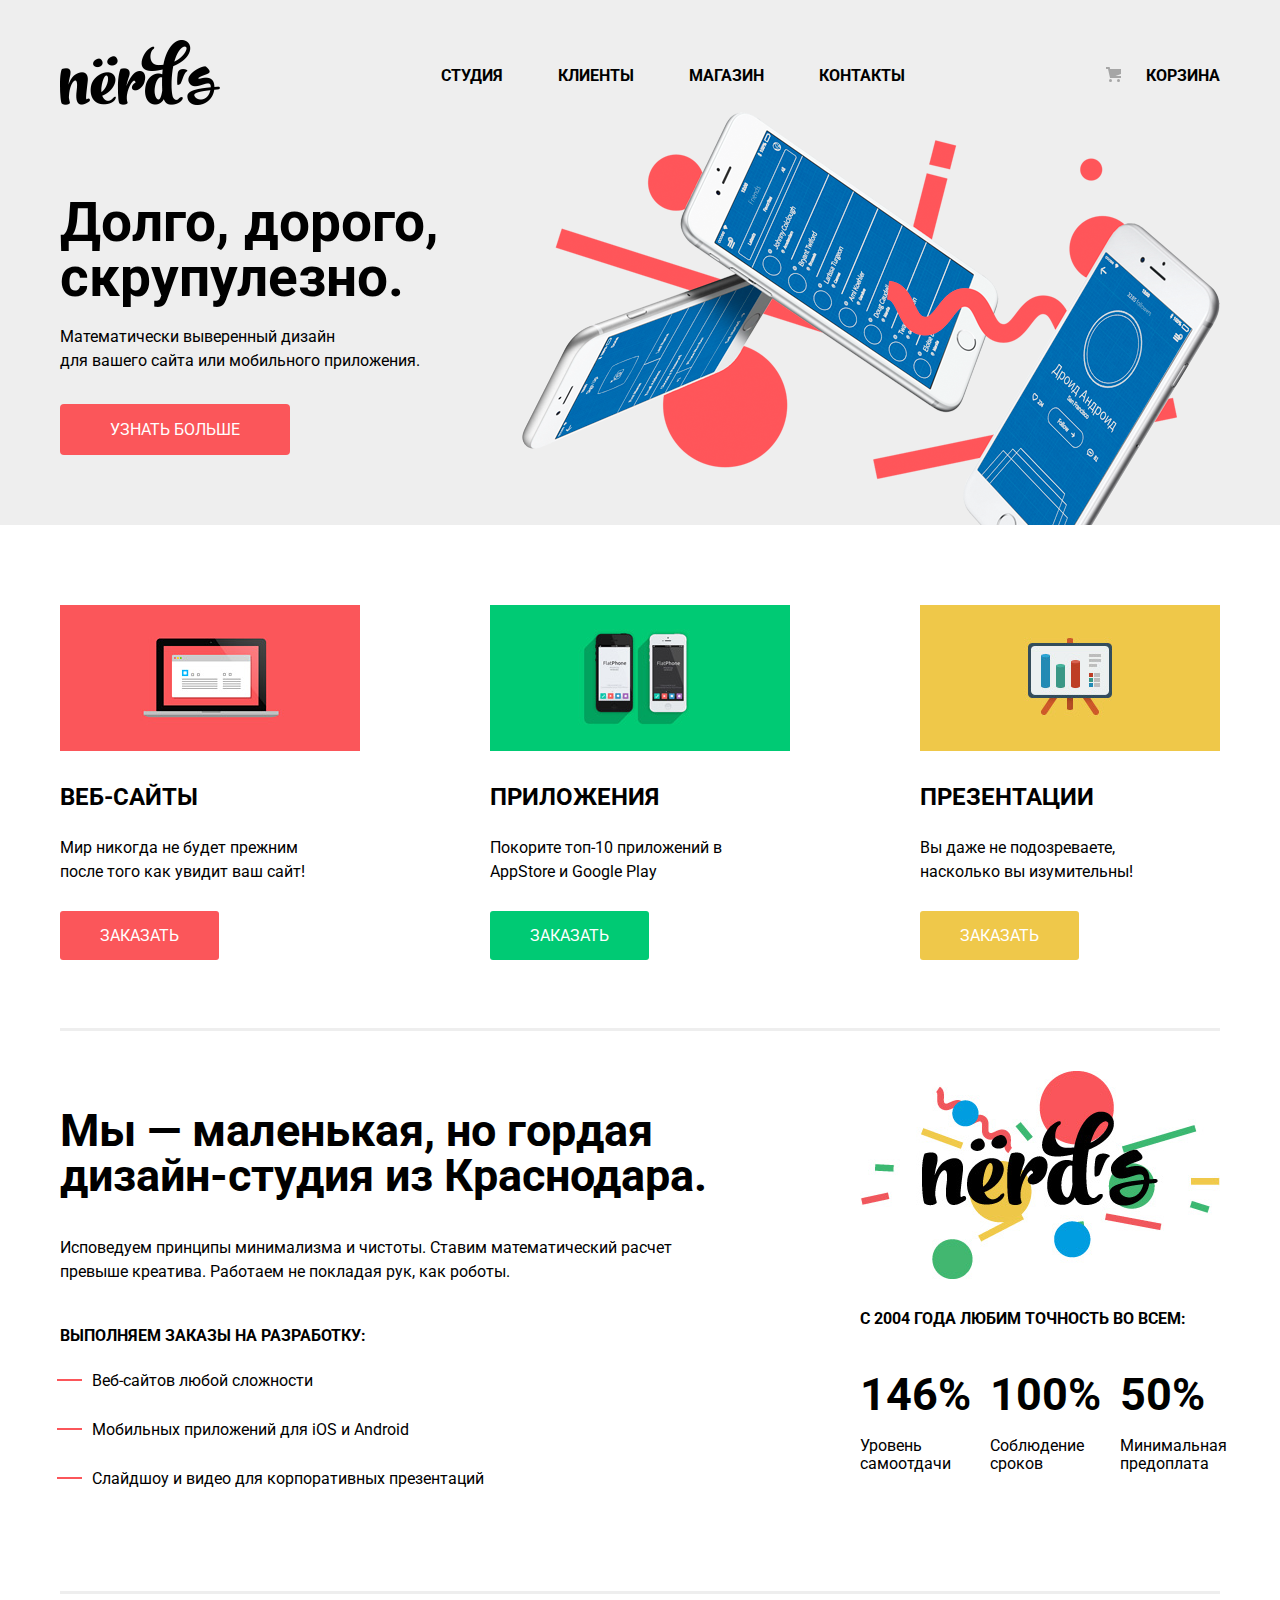
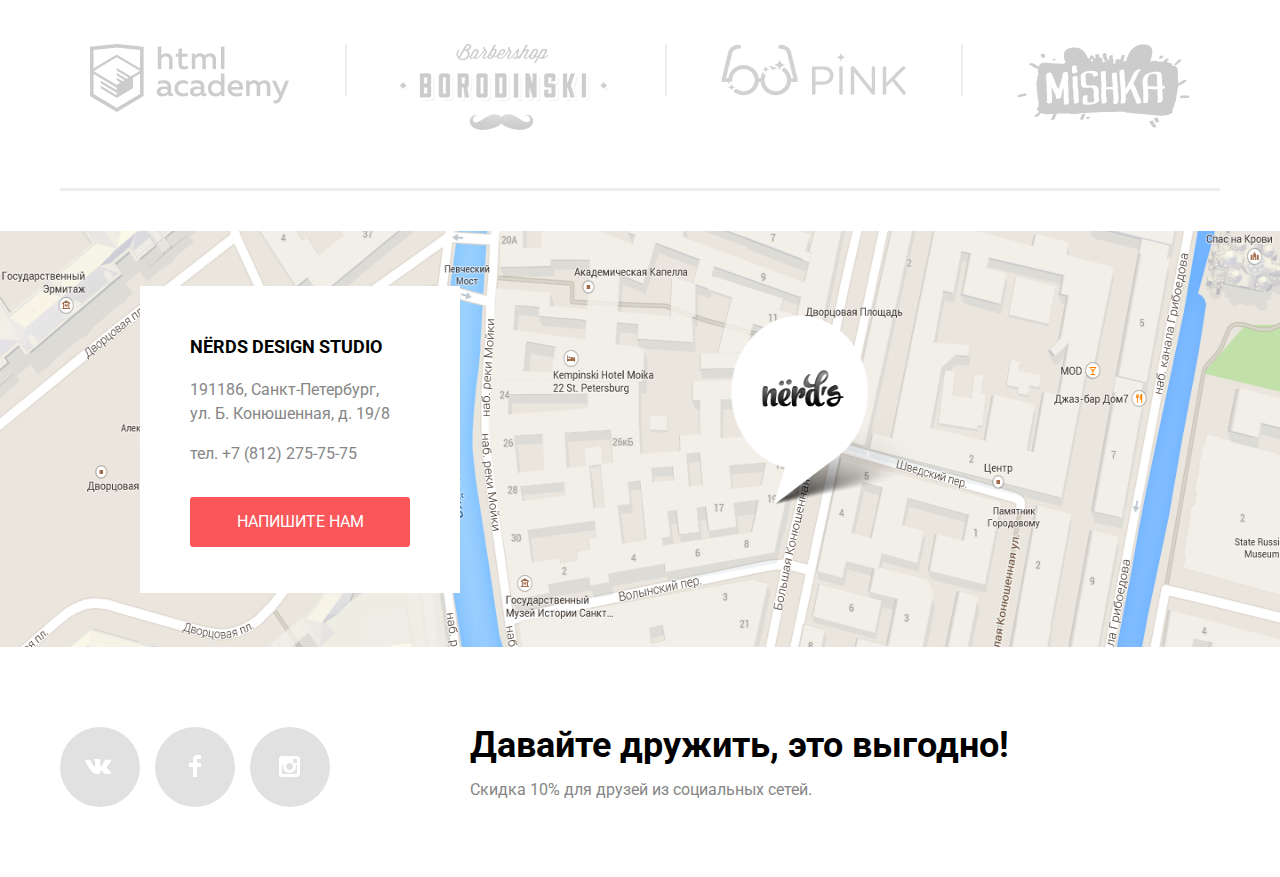
<file: index.html>
<!DOCTYPE html>
<html lang="ru">
<head>
    <meta charset="UTF-8">
    <title>Nerds</title>
    <link href="https://fonts.googleapis.com/css?family=Roboto" rel="stylesheet">
    <link rel="stylesheet" href="style.css">
    <link rel="stylesheet" href="normalize.css">
</head>
<body>
    <header class="main-header">
        <h1 class="visually-hidden">Nerds</h1>
        <div class="container">
        <nav class="main-navigation">
        <a href="#" class="main-header-logo">
            <img src="img/nerds-logo.png" alt="Логотип">
        </a>
        <ul class="site-navigation">
            <li><a href="#">Студия</a></li>
            <li><a href="#">Клиенты</a></li>
            <li><a href="#">Магазин</a></li>
            <li><a href="#">Контакты</a></li>
        </ul>
        <ul class="user-navigation">
            <li><a class="login-link" href="#">Корзина</a></li>
            
        </ul>
        </nav>
        </div>
        <div class="container2">
            <section class="slides">
                <h2>Долго, дорого, скрупулезно.</h2>
                <p>Математически выверенный дизайн <br> 
                    для вашего сайта или мобильного приложения.</p>
                    <a href="#" class="button-slides">Узнать больше</a>
            </section>
            <img src="img/slide1.png" alt="Первый слайд">
        </div>
    </header>
    <main>
        <div class="container">
        <section class="services">
            <h2 class="visually-hidden">Услуги</h2>
            <ul class="services-list">
                <li class="services-item">
                    <img src="img/illustration-1.jpg.png" alt="Веб-сайты">
                    <h3>Веб-сайты</h3>
                    <p>
                    Мир никогда не будет прежним <br>
                     после того как увидит ваш сайт!
                    </p>
                    <a href="#" class="button">Заказать</a>
                </li>
                <li class="services-item">
                    <img src="img/illustration-2.jpg.png" alt="Приложения">
                    <h3>Приложения</h3>
                    <p>
                    Покорите топ-10 приложений в AppStore и Google Play
                    </p>
                    <a href="#" class="button">Заказать</a>
                </li>
                <li class="services-item">
                    <img src="img/illustration-3.jpg.png" alt="Презентации">
                    <h3>Презентации</h3>
                    <p>
                    Вы даже не подозреваете, <br>
                    насколько вы изумительны!
                    </p>
                    <a href="#" class="button">Заказать</a>
                </li>
            </ul>
        </section>
        </div>
        <div class="line">
            <hr>
        </div>
        <div class="wrapper">
        <div class="container">
            <section class="about-us">
                <h2>Мы — маленькая, но гордая дизайн-студия из Краснодара. </h2>
                <p>Исповедуем принципы минимализма и чистоты. Ставим математический расчет
                    превыше креатива. Работаем не покладая рук, как роботы.</p>
                    <h4>Выполняем заказы на разработку:</h4>
                    <ul class="about-us-list">
                        <li class="about-us-item">Веб-сайтов любой сложности</li>
                        <li class="about-us-item">Мобильных приложений для iOS и Android</li>
                        <li class="about-us-item">Слайдшоу и видео для корпоративных презентаций</li>
                    </ul>
            </section>
            <section class="advantages">
                <h2 class="visually-hidden">Преимущества</h2>
                <img src="img/nerds-illustration.jpg.png" alt="nerds-illustration">
                <h4>с 2004 года Любим точность во всем:</h4>
                <ul class="advantages-list">
                    <li class="advantages-item">
                        <h2>146%</h2>
                        <p>Уровень самоотдачи</p>
                    </li>
                    <li class="advantages-item">
                        <h2>100%</h2>
                        <p>Соблюдение  сроков</p>
                    </li>
                    <li class="advantages-item">
                        <h2>50%</h2>
                        <p>Минимальная предоплата</p>
                    </li>
                </ul>
            </section>
        </div>
        </div>
        <div class="line">
            <hr>
        </div>
        <div class="wrapper-partner">
        <div class="container">
            <section class="partners">
                <h2 class="visually-hidden">Партнёры</h2>
                <a href="#" class="partner academy-logo">
                    <img src="img/academy.png" alt="HTML Academy">
                </a>
                <div class="partner-line"></div>
                <a href="#" class="partner brshp-logo">
                    <img src="img/borodinskiy.png" alt="Barbershop Borodinskiy">
                </a>
                <div class="partner-line"></div>
                <a href="#" class="partner pink-logo">
                    <img src="img/pink.png" alt="Pink">
                </a>
                <div class="partner-line"></div>
                <a href="#" class="partner mishka-logo">
                    <img src="img/mishka.png" alt="Mishka">
                </a>
            </section>
        </div>
        </div>
        <div class="line">
            <hr>
        </div>
            <section class="adress">
                <h2 class="visually-hidden">Наш адрес</h2>
                <iframe src="https://www.google.com/maps/embed?pb=!1m18!1m12!1m3!1d1998.6037872533238!2d30.32085871577046!3d59.938716481876206!2m3!1f0!2f0!3f0!3m2!1i1024!2i768!4f13.1!3m3!1m2!1s0x4696310fca145cc1%3A0x42b32648d8238007!2z0JHQvtC70YzRiNCw0Y8g0JrQvtC90Y7RiNC10L3QvdCw0Y8g0YPQuy4sIDE5LzgsINCh0LDQvdC60YIt0J_QtdGC0LXRgNCx0YPRgNCzLCAxOTExODY!5e0!3m2!1sru!2sru!4v1539853349741" width="100%" height="420" frameborder="0" style="border:0" allowfullscreen></iframe>
                <div class="container">
                <article class="adress-list">
                    <div class="centr-block">
                    <h3>NЁRDS DESIGN STUDIO</h3>
                    <p>191186, Санкт-Петербург,<br>
                    ул. Б. Конюшенная, д. 19/8</p>
                    <p>тел. +7 (812) 275-75-75</p>
                    <button class="button-adress" type="button">Напишите нам</button>
                    </div>
                </article>
            </div>
            </section>
    </main>
    <footer class="main-footer">
        <div class="container">
            <ul class="social-list">
                <li class="social-item"><a href="#"><svg class="icon icon-vk" xmlns="http://www.w3.org/2000/svg" width="26" height="15" viewBox="0 0 26 15"><path class="icon-fill" fill="#FFF" d="M16.138 11.51c.956-.309 2.18 2.04 3.483 2.939.978.681 1.727.534 1.727.534l3.473-.05s1.815-.112.957-1.554c-.071-.12-.503-1.069-2.585-3.022-2.177-2.043-1.882-1.712.739-5.244 1.597-2.153 2.236-3.468 2.036-4.028-.192-.539-1.365-.399-1.365-.399L20.69.713c-.381.001-.704.119-.851.515-.003.004-.621 1.666-1.445 3.079-1.741 2.989-2.436 3.148-2.724 2.961-.661-.433-.494-1.737-.494-2.664 0-2.897.432-4.105-.846-4.417-.427-.104-.739-.172-1.828-.182-1.392-.021-2.574 0-3.244.329-.445.223-.786.712-.579.74.26.035.843.16 1.155.586.401.552.389 1.789.389 1.789s.229 3.411-.54 3.834c-.528.29-1.25-.302-2.803-3.016-.793-1.388-1.392-2.922-1.392-2.922s-.116-.285-.326-.441c-.25-.185-.6-.244-.6-.244L.848.684S.29.7.085.946c-.182.218-.015.668-.015.668s2.909 6.881 6.203 10.347c3.02 3.182 6.452 2.971 6.452 2.971h1.555s.469-.054.709-.312c.224-.24.214-.691.214-.691s-.031-2.109.935-2.419z"/></svg></a></li>
                <li class="social-item"><a href="#"><svg class="icon icon-fb" xmlns="http://www.w3.org/2000/svg" width="12" height="22" viewBox="0 0 12 22"><path class="icon-fill" fill="#FFF" d="M12 4V0H8a4 4 0 0 0-4 4v4H0v4h4v10h4V12h4V8H8V4h4z"/></svg></a></li>
                <li class="social-item"><a href="#"><svg class="icon icon-insta" xmlns="http://www.w3.org/2000/svg" width="21" height="21" viewBox="0 0 21 21"><path class="icon-fill" fill="#FFF" d="M18 0H3C1.35 0 0 1.35 0 3v15c0 1.65 1.35 3 3 3h15c1.65 0 3-1.35 3-3V3c0-1.65-1.35-3-3-3zm-7.5 7c1.93 0 3.5 1.57 3.5 3.5S12.43 14 10.5 14 7 12.43 7 10.5 8.57 7 10.5 7zM18 18H3V9h1.181A6.504 6.504 0 0 0 4 10.5a6.5 6.5 0 1 0 13 0 6.45 6.45 0 0 0-.181-1.5H18v9zm0-11h-4V3h4v4z"/></svg></a></li>
            </ul>
            <div class="sale">
            <h2>Давайте дружить, это выгодно!</h2>
            <p>Скидка 10% для друзей из социальных сетей.</p>
            </div>
        </div>
    </footer>
    <div class="container">
    <section class="modal write">
        <h2 class="visually-hidden">Напишите нам</h2>
        <form action="#" method="POST" class="write-us">
            <h2>Напишите нам</h2>
            <div class="modal-container">
            <div class="first-half-width">
            <p>
                Ваше имя:
            </p>
            <label for="name">
             <input type="text" name="name" id="name" placeholder="Представьтесь, пожалуйста">
            </label>
            </div>
            <div class="second-half-width">
            <p>
                Ваш e-mail:
            </p>
            <label for="email">
                <input type="email" name="email" id="email" placeholder="Для отправки ответа">
            </label>
            </div>
            </div>
            <div class="modal-container2">
            <p>
                Текст письма:
            </p>
            <label for="text"> 
            <textarea name="text" id="text" cols="90" rows="5" placeholder="В свободной форме"></textarea>
            </label>
            <button type="submit" class="button">Отправить</button>
            </div>
        </form>
        <button type="button" class="modal-close">Закрыть</button>
    </section>
    </div>
    <script src="main.js"></script>
</body>
</html>
</file>
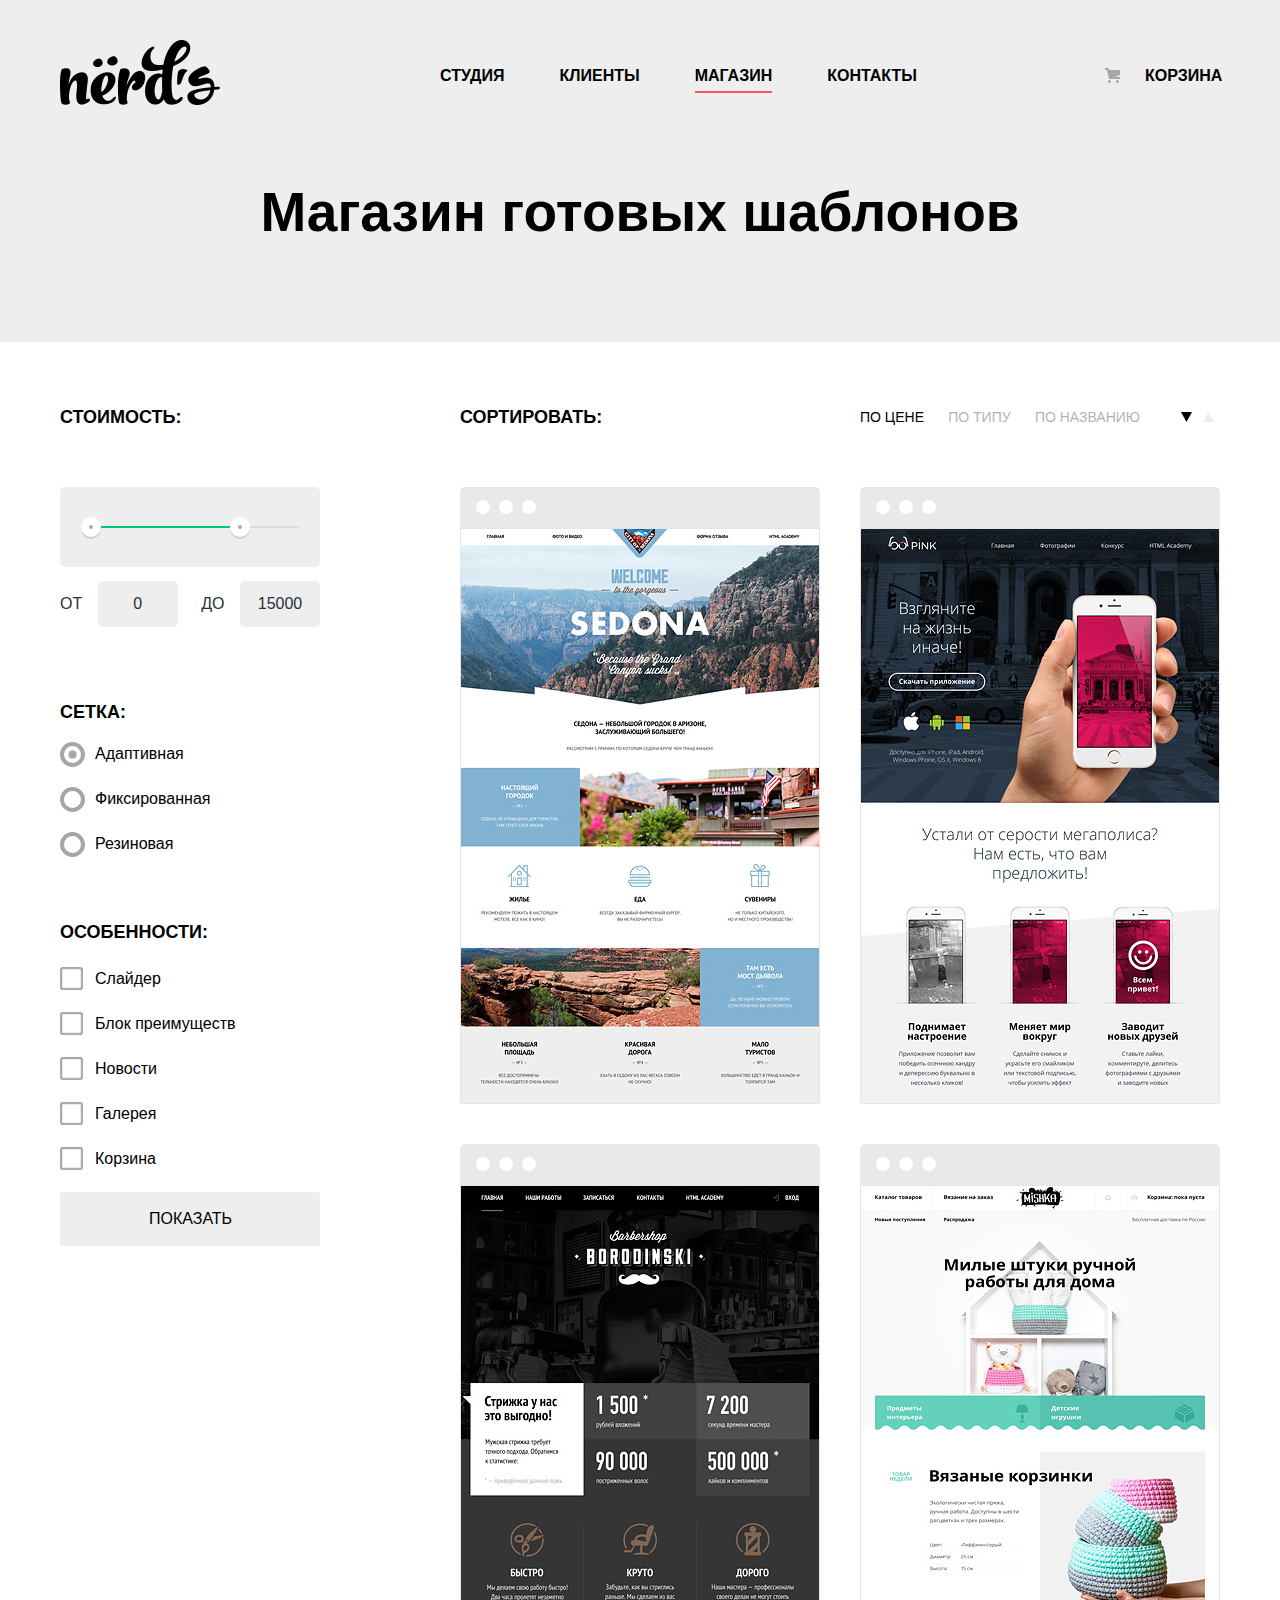
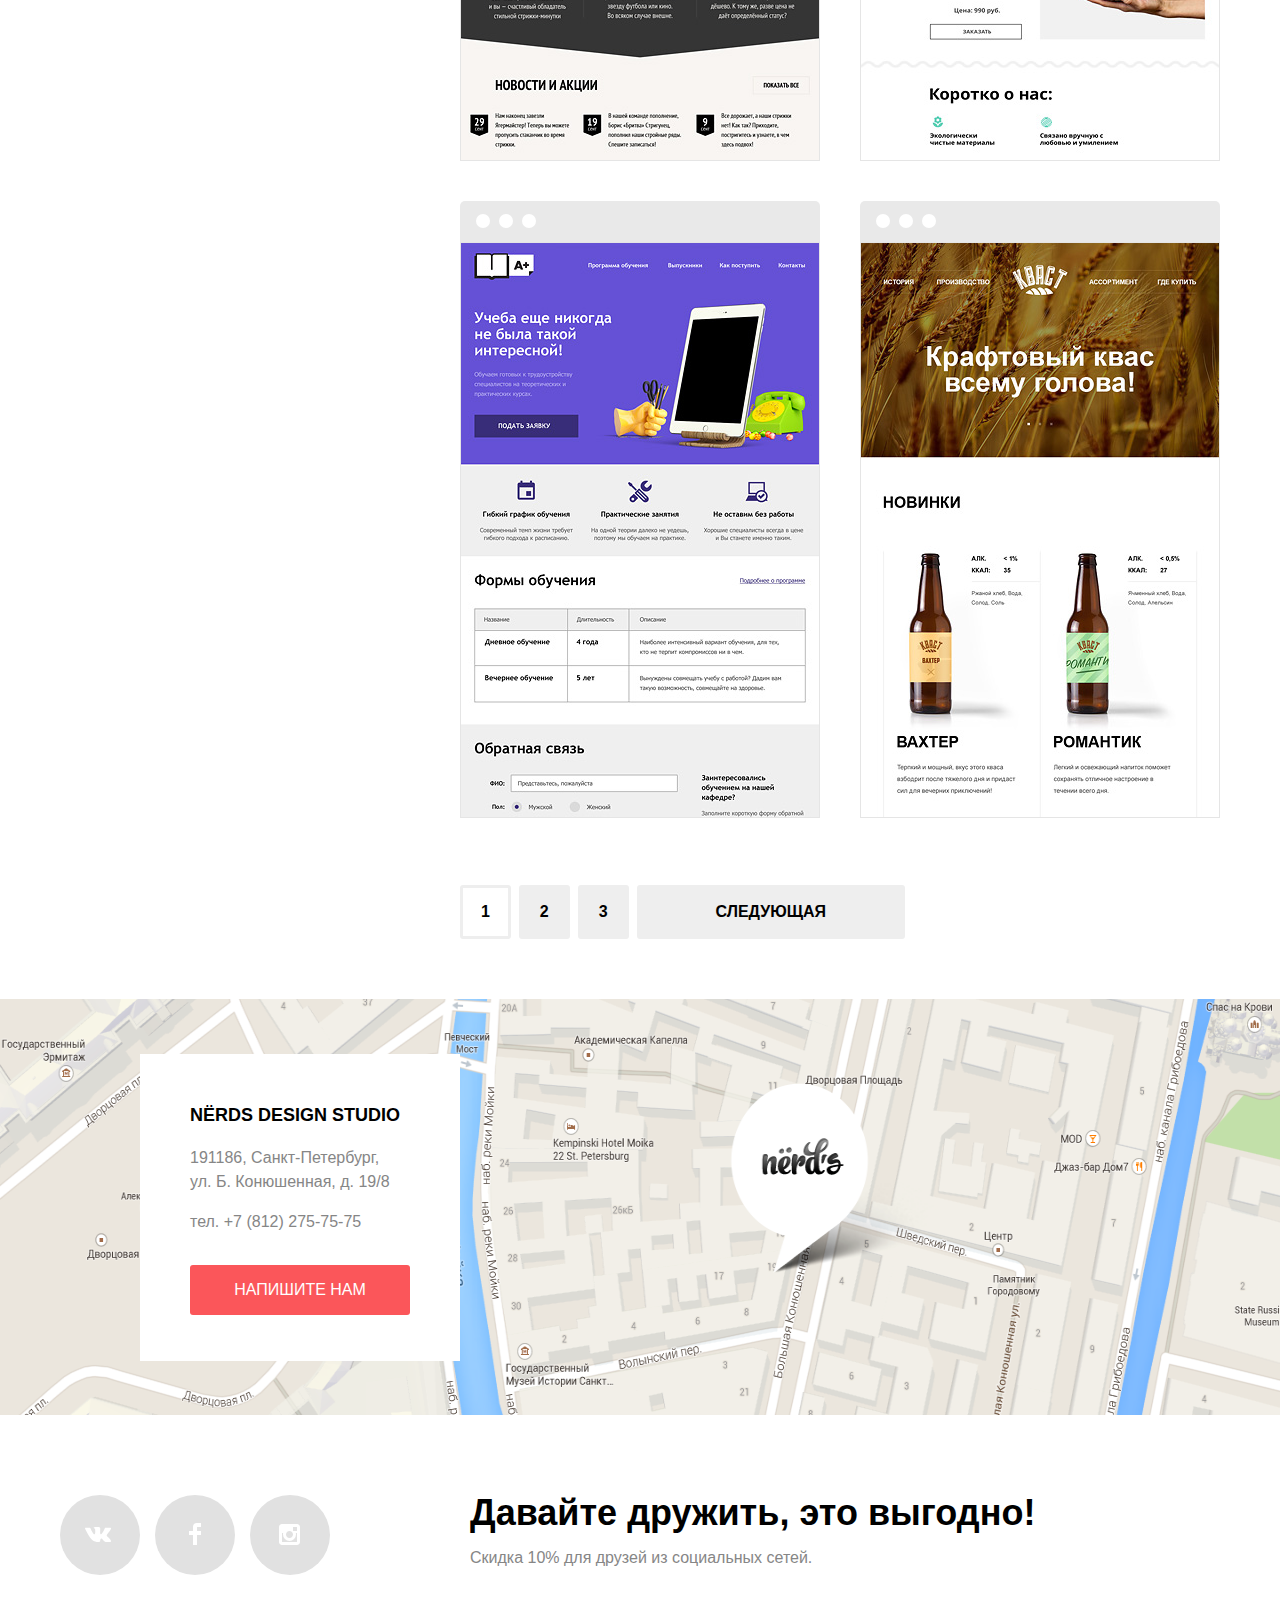
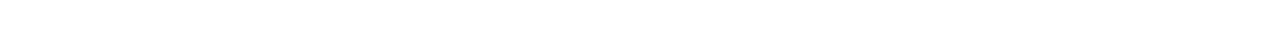
<file: in-index.html>
<!DOCTYPE html>
<html lang="ru">
<head>
    <meta charset="utf-8" />
    <title>Магазин</title>
    <link rel="stylesheet" href="in-style.css">
    <link rel="stylesheet" href="normalize.css">
</head>
<body>
    <header class="main-header">
        <h1 class="visually-hidden">Nerds</h1>
        <nav class="main-navigation container">
        <a href="#" class="main-header-logo">
            <img src="img/nerds-logo.png" alt="Логотип">
        </a>
        <ul class="site-navigation">
            <li><a href="#">Студия</a></li>
            <li><a href="#">Клиенты</a></li>
            <li class="navigation-active"><a href="#">Магазин</a></li>
            <li><a href="#">Контакты</a></li>
        </ul>
        <ul class="user-navigation">
            <li><a class="login-link" href="#">Корзина</a></li>
        </ul>
        </nav>
        <div class="container">
            <section class="name-page">
            <h2>Магазин готовых шаблонов</h2>
            </section>
        </div> 
    </header>    
    <main>
        <div class="container">
            <form class="filter" method="POST">
                <h3 class="headline">Стоимость:</h3>
                <div class="cost">
                <div class="slider">
                    <div class="scale">
                        <div class="bar" style="width:70%;"></div>
                    </div>
                    <div class="togle min-togle"></div>
                    <div class="togle max-togle"></div>
                </div>
                <div class="price-controls">
                    <label for="min-price">
                        От <input type="text" name="min-price" id="min-price" value="0">
                    </label>
                    <label for="max-price">
                    До <input type="text" name="max-price" id="max-price" value="15000">
                    </label>
                </div>
                </div>
                <div class="grid">
                    <h3 class="headline">Сетка:</h3>
                    <input type="radio" name="site" id="responsive" checked>
                    <label for="responsive">Адаптивная</label>

                    <input type="radio" name="site" id="fixed">
                    <label for="fixed">Фиксированная</label>
                    
                    <input type="radio" name="site" id="rubber">
                    <label for="rubber">Резиновая</label>
                </div>
                <div class="features">
                    <h3 class="headline">Особенности:</h3>
                    <input type="checkbox" name="features" id="slider">
                    <label for="slider">Слайдер</label>
                    
                    <input type="checkbox" name="features" id="features">
                    <label for="features">Блок преимуществ</label>
                    
                    <input type="checkbox" name="features" id="news">
                    <label for="news">Новости</label>
                    
                    <input type="checkbox" name="features" id="galery">
                    <label for="galery">Галерея</label>
                    
                    <input type="checkbox" name="features" id="basket">
                    <label for="basket">Корзина</label>
                </div>
                <button type="submit" class="button">Показать</button>
            </form>
            <div class="catalog">
            <div class="sorting">
                <h3 class="headline">Сортировать:</h3>
                <div class="sort">
                <ul class="sort-list">
                    <li class="sort-item sort-item-active"><a href="">По цене</a></li>
                    <li class="sort-item"><a href="">По типу</a></li>
                    <li class="sort-item"><a href="">По названию</a></li>
                </ul>
                <ul class="icon-sort-list">
                    <li class="sort-item sort-item-active icon-down"><svg xmlns="http://www.w3.org/2000/svg" width="11" height="10" viewBox="0 0 11 10"><path fill="#a6a6a6" d="M5.5 10L0 0h11"/></svg></li>
                    <li class="sort-item icon-up"><svg xmlns="http://www.w3.org/2000/svg" width="11" height="10" viewBox="0 0 11 10"><path fill="#a6a6a6" d="M5.5 0L0 10h11z"/></svg></li>
                </ul>
                </div>
            </div>
            <section class="products">
                <h2 class="visually-hidden">Наши продукты</h2>
                <div class="products-item">
                    <div class="head">
                        <ul class="circle">
                            <li></li>
                            <li></li>
                            <li></li>
                        </ul>
                    </div>
                    <a href="#"><img src="img/carts-item/img-sedona.png" alt="Sedona" width="360" height="576"></a>
                    <div class="description">
                        <h3 class="name-description">sedona</h3>
                        <p class="text-description">Информационный сайт 
                            для туристов</p>
                        <a href="#" class="button button-price">9 900 руб.</a>
                    </div>
                </div>
                <div class="products-item">
                    <div class="head">
                        <ul class="circle">
                            <li></li>
                            <li></li>
                            <li></li>
                        </ul>
                    </div>
                    <a href="#"><img src="img/carts-item/img-pink.png" alt="Pink" width="360" height="576"></a>
                    <div class="description">
                        <h3 class="name-description">Pink app</h3>
                        <p class="text-description">Продуктовый лендинг
                            приложения для iOS и Android</p>
                        <a href="#" class="button button-price">9 900 руб.</a>
                    </div>
                </div>
                <div class="products-item">
                    <div class="head">
                        <ul class="circle">
                            <li></li>
                            <li></li>
                            <li></li>
                        </ul>
                    </div>
                    <a href="#"><img src="img/carts-item/img-barbershop.png" alt="Бородинский" width="360" height="576"></a>
                    <div class="description">
                        <h3 class="name-description">barbershop</h3>
                        <p class="text-description">Сайт салона красоты. Для мужчин, да.</p>
                        <a href="#" class="button button-price">9 900 руб.</a>
                    </div>
                </div>
                <div class="products-item">
                    <div class="head">
                        <ul class="circle">
                            <li></li>
                            <li></li>
                            <li></li>
                        </ul>
                    </div>
                    <a href="#"><img src="img/carts-item/img-mishka.png" alt="Sedona" width="360" height="576"></a>
                    <div class="description">
                        <h3 class="name-description">mishka</h3>
                        <p class="text-description">Интернет-магазин 
                            вязаных игрушек</p>
                        <a href="#" class="button button-price">9 900 руб.</a>
                    </div>
                </div>
                <div class="products-item">
                    <div class="head">
                        <ul class="circle">
                            <li></li>
                            <li></li>
                            <li></li>
                        </ul>
                    </div>
                    <a href="#"><img src="img/carts-item/img-aplus.png" alt="А плюс" width="360" height="576"></a>
                    <div class="description">
                        <h3 class="name-description">A plus</h3>
                        <p class="text-description">Лендинг курсов повышения квалификации</p>
                        <a href="#" class="button button-price">9 900 руб.</a>
                    </div>
                </div>
                <div class="products-item">
                    <div class="head">
                        <ul class="circle">
                            <li></li>
                            <li></li>
                            <li></li>
                        </ul>
                    </div>
                    <a href="#"><img src="img/carts-item/img-kvast.png" alt="Квас" width="360" height="576"></a>
                    <div class="description">
                        <h3 class="name-description">Кваст</h3>
                        <p class="text-description">Промо-сайт производителя
                            крафтового кваса</p>
                        <a href="#" class="button button-price">9 900 руб.</a>
                    </div>
                </div>
            </section>
            <div class="toggle">
                <div class="toggle-list">
                    <a href="" class="toggle-item toggle-item-active">1</a>
                    <a href="" class="toggle-item">2</a>
                    <a href="" class="toggle-item">3</a>
                    <a href="" class="toggle-item next">Следующая</a>
                </div>
            </div>
            </div>
        </div>
        <section class="adress">
            <h2 class="visually-hidden">Наш адрес</h2>
            <iframe src="https://www.google.com/maps/embed?pb=!1m18!1m12!1m3!1d1998.6037872533238!2d30.32085871577046!3d59.938716481876206!2m3!1f0!2f0!3f0!3m2!1i1024!2i768!4f13.1!3m3!1m2!1s0x4696310fca145cc1%3A0x42b32648d8238007!2z0JHQvtC70YzRiNCw0Y8g0JrQvtC90Y7RiNC10L3QvdCw0Y8g0YPQuy4sIDE5LzgsINCh0LDQvdC60YIt0J_QtdGC0LXRgNCx0YPRgNCzLCAxOTExODY!5e0!3m2!1sru!2sru!4v1539853349741" width="100%" height="420" frameborder="0" style="border:0" allowfullscreen></iframe>
            <div class="container">
            <article class="adress-list">
                <div class="centr-block">
                <h3>NЁRDS DESIGN STUDIO</h3>
                <p>191186, Санкт-Петербург,<br>
                ул. Б. Конюшенная, д. 19/8</p>
                <p>тел. +7 (812) 275-75-75</p>
                <button class="button-adress" type="button">Напишите нам</button>
                </div>
            </article>
        </div>
        </section>
    </main>
    <footer class="main-footer">
        <div class="container">
            <ul class="social-list">
                <li class="social-item"><a href="#"><svg class="icon icon-vk" xmlns="http://www.w3.org/2000/svg" width="26" height="15" viewBox="0 0 26 15"><path class="icon-fill" fill="#FFF" d="M16.138 11.51c.956-.309 2.18 2.04 3.483 2.939.978.681 1.727.534 1.727.534l3.473-.05s1.815-.112.957-1.554c-.071-.12-.503-1.069-2.585-3.022-2.177-2.043-1.882-1.712.739-5.244 1.597-2.153 2.236-3.468 2.036-4.028-.192-.539-1.365-.399-1.365-.399L20.69.713c-.381.001-.704.119-.851.515-.003.004-.621 1.666-1.445 3.079-1.741 2.989-2.436 3.148-2.724 2.961-.661-.433-.494-1.737-.494-2.664 0-2.897.432-4.105-.846-4.417-.427-.104-.739-.172-1.828-.182-1.392-.021-2.574 0-3.244.329-.445.223-.786.712-.579.74.26.035.843.16 1.155.586.401.552.389 1.789.389 1.789s.229 3.411-.54 3.834c-.528.29-1.25-.302-2.803-3.016-.793-1.388-1.392-2.922-1.392-2.922s-.116-.285-.326-.441c-.25-.185-.6-.244-.6-.244L.848.684S.29.7.085.946c-.182.218-.015.668-.015.668s2.909 6.881 6.203 10.347c3.02 3.182 6.452 2.971 6.452 2.971h1.555s.469-.054.709-.312c.224-.24.214-.691.214-.691s-.031-2.109.935-2.419z"/></svg></a></li>
                <li class="social-item"><a href="#"><svg class="icon icon-fb" xmlns="http://www.w3.org/2000/svg" width="12" height="22" viewBox="0 0 12 22"><path class="icon-fill" fill="#FFF" d="M12 4V0H8a4 4 0 0 0-4 4v4H0v4h4v10h4V12h4V8H8V4h4z"/></svg></a></li>
                <li class="social-item"><a href="#"><svg class="icon icon-insta" xmlns="http://www.w3.org/2000/svg" width="21" height="21" viewBox="0 0 21 21"><path class="icon-fill" fill="#FFF" d="M18 0H3C1.35 0 0 1.35 0 3v15c0 1.65 1.35 3 3 3h15c1.65 0 3-1.35 3-3V3c0-1.65-1.35-3-3-3zm-7.5 7c1.93 0 3.5 1.57 3.5 3.5S12.43 14 10.5 14 7 12.43 7 10.5 8.57 7 10.5 7zM18 18H3V9h1.181A6.504 6.504 0 0 0 4 10.5a6.5 6.5 0 1 0 13 0 6.45 6.45 0 0 0-.181-1.5H18v9zm0-11h-4V3h4v4z"/></svg></a></li>
            </ul>
            <div class="sale">
            <h2>Давайте дружить, это выгодно!</h2>
            <p>Скидка 10% для друзей из социальных сетей.</p>
            </div>
        </div>
    </footer>
    <div class="container">
        <section class="modal write">
            <h2 class="visually-hidden">Напишите нам</h2>
            <form action="#" method="POST" class="write-us">
                <h2>Напишите нам</h2>
                <div class="modal-container">
                <div class="first-half-width">
                <p>
                    Ваше имя:
                </p>
                <label for="name">
                 <input type="text" name="name" id="name" placeholder="Представьтесь, пожалуйста">
                </label>
                </div>
                <div class="second-half-width">
                <p>
                    Ваш e-mail:
                </p>
                <label for="email">
                    <input type="email" name="email" id="email" placeholder="Для отправки ответа">
                </label>
                </div>
                </div>
                <div class="modal-container2">
                <p>
                    Текст письма:
                </p>
                <label for="text"> 
                <textarea name="text" id="text" cols="90" rows="5" placeholder="В свободной форме"></textarea>
                </label>
                <button type="submit" class="button">Отправить</button>
                </div>
            </form>
            <button type="button" class="modal-close">Закрыть</button>
        </section>
        </div>
</body>
</html>
</file>
<file: style.css>
html,
body {
    margin: 0;
    padding: 0;
    

    font-family:"Roboto", Arial, Helvetica, sans-serif;
    font-size: 16px;
    line-height: 24px;
    color: #000;

    background-color: #fff;

}
.visually-hidden {
	position: absolute !important;
	clip: rect(1px 1px 1px 1px); /* IE6, IE7 */
	clip: rect(1px, 1px, 1px, 1px);
	padding:0 !important;
	border:0 !important;
	height: 1px !important; 
	width: 1px !important; 
    overflow: hidden;
}
a {
    text-decoration: none;
}
.main-navigation {
    display: flex;
    align-items: center;
    justify-content: space-between;
}
.container {
    width: 1160px;
    margin: 0 auto;
    padding: 0 20px;
}
.main-header {
    margin: 0;
    padding: 0;
    padding-top: 40px;
    margin-bottom: 80px;
    width: 100%;
    background-color: #eee;
}

.site-navigation,
.user-navigation {
    margin: 0;
    padding: 0;
    list-style: none;
    text-transform: uppercase;
}
.site-navigation a,
.user-navigation a {
    color: #000;
    font-weight: bold;
}
.site-navigation a:hover,
.site-navigation a:focus,
.user-navigation a:hover,
.user-navigation a:focus {
    color: #fb565a;
}
.site-navigation a:active,
.user-navigation a:active {
    color: #b4b4b4;
}

.site-navigation {
    width: 440px;
    display: flex;
    justify-content: space-between;

}
.site-navigation li {
    margin-right: 55px;

}
.user-navigation {
    display: flex;
    max-width: 120px;
}
.user-navigation .login-link {
    position: relative;
    padding-left: 45px; 
}
.login-link::before {
    content: "";
    position: absolute;
    left: 5px;
    top: 1px;
    width: 15px;
    height: 15px;
    background-image: url('img/svg-nerds/cart-icon.svg');
    background-repeat: no-repeat;
    background-position: 0 0;
}


.main-header-logo:hover,
.main-header-logo:focus {
    opacity: 0.8;
}
.main-header-logo:active {
    opacity: 0.4;
}

.slides {
    width: 380px;
    align-self: center;
}
.slides h2 {
    font-size: 55px;
    line-height: 55px;
    margin: 0;
    margin-bottom: 20px;
}
.slides p {
    margin: 0;
    margin-bottom: 45px;
}
.button-slides {
    
    width: 240px;
    height: 50px;
    padding: 16px 50px;
    color: #fff;
    font-size: 16px;
    line-height: 18px;
    text-transform: uppercase;
    border-radius: 4px;

    background-color: #fb565a;
}
.button-slides:hover,
.button-slides:focus {
    background-color: #e74246;
}
.button-slides:active {
    color: #e37376;
    background-color: #d7373b;
}
.container2 {
    width: 1160px;
    margin: 0 auto; 
    padding: 0 20px;
}
.main-header .container2 {
    display: flex;
    justify-content: space-between;
}
.services {
    
    padding-bottom: 80px;
    
}
.services-list {
    display: flex;
    justify-content: space-between;
}
.services-list {
    margin: 0;
    padding: 0;
    list-style: none;
}
.services-item {
    width: 300px;
}
.services-item h3 {
    font-size: 24px;
    line-height: 30px;
    text-transform: uppercase;
}
.services-item p {
    margin-bottom: 40px; 

}
.button {
    font-size: 16px;
    line-height: 18px;
    color: #fff;
    text-transform: uppercase;
    padding: 15px 40px;
    border-radius: 3px;

    background-color: #fb565a;
}
.services-list .services-item:nth-child(1) .button:hover,
.services-list .services-item:nth-child(1) .button:focus {
    background-color: #e74246;
}  
.services-list .services-item:nth-child(1) .button:active {
    color: #e37376;
    background-color: #d7373b;
}
.services-list .services-item:nth-child(2) .button {
    background-color: #00ca74;
}
.services-list .services-item:nth-child(2) .button:hover,
.services-list .services-item:nth-child(2) .button:focus {
    background-color: #00bc6c;
}
.services-list .services-item:nth-child(2) .button:active {
    color: #4dc491;
    background-color: #00aa62;
}
.services-list .services-item:nth-child(3) .button {
    background-color: #efc84a;
}
.services-list .services-item:nth-child(3) .button:hover,
.services-list .services-item:nth-child(3) .button:focus {
    background-color: #eab534;
}
.services-list .services-item:nth-child(3) .button:active {
    color: #ecbe5c;
    background-color: #e5a722;
}
.wrapper .container {
    display: flex;
    justify-content: space-between;
}
.about-us {
    width: 660px;
}
.about-us h2 {
    font-size: 45px;
    line-height: 45px;
}
.about-us p {
    margin-bottom: 40px;
}
.about-us h4 {
    text-transform: uppercase;
}
.about-us-list {
    margin: 0;
    padding: 0;
    margin-left: 7px;
}
.about-us-item {
    list-style: none;
    margin-bottom: 25px;
}
.about-us-item::before {
     content: url("img/cherta.png");
     position: relative;
     left: -10px;
     bottom: 5px;
}
.advantages h4 {
    text-transform: uppercase;
    font-weight: bold;
}
.advantages-list {
    display: flex;
    justify-content: space-between;
    margin: 0;
    padding: 0;
    list-style: none;
}
.advantages-item {
    width: 100px;
}
.advantages-item h2 {
    font-size: 45px;
    line-height: 10px;
}
.advantages-item p {
    font-size: 16px;
    line-height: 18px;

}
.wrapper {
    margin-bottom: 75px;
}
.wrapper-partner {
    margin: 50px 0;

}
.line {
    width: 1160px;
    margin: 0 auto;
    padding: 0 20px;
}
.line hr {
    border: 0;
    border-bottom: 3px solid #eee;
    margin: auto;
    margin-bottom: 40px;
}
.partners {
    display: flex;
    justify-content: space-between;
    padding: 0 30px;
}
.partner-line {
    position: relative;
}
.partner-line::after {
    content: "";
    position: absolute;
    width: 2px;
    height: 52px;
    background-color: #eee;
    left: 0;
    top: 0;
}
.academy-logo:hover,
.academy-logo:focus {
    background-image: url("img/logo-academy.png");
    background-repeat: no-repeat;
}
.brshp-logo:hover,
.brshp-logo:focus {
    background-image: url("img/logo-brshp.png");
    background-repeat: no-repeat;
}
.pink-logo:hover,
.pink-logo:focus {
    background-image: url("img/logo-pink.png");
    background-repeat: no-repeat;
}
.mishka-logo:hover,
.mishka-logo:focus {
    background-image: url("img/logo-mishka.png");
    background-repeat: no-repeat;
}
.academy-logo:active,
.brshp-logo:active,
.pink-logo:active,
.mishka-logo:active{
    opacity: 0.1;
}

.adress {
    height: 416px;
    margin-bottom: 70px;
    background-image: url("img/map.png");
    background-repeat: no-repeat;
    background-size: 100% 100%;
    position: relative;
}
 .adress-list {
    position: absolute;
    top: 55px;
    left: 140px;
    width: 220px;
    padding: 46px 50px;
    background-color: #fff;
    z-index: 10;
}
.adress-list h3 {
    font-size: 18px;
    line-height: 30px;
    font-weight: bold;
    text-transform: uppercase;
    margin: 0;
}
.adress-list p {
    color: #868686;
}
.button-adress {
    font-size: 16px;
    line-height: 18px;
    text-transform: uppercase;
    background-color: #fb565a;
    border: none;
    border-radius: 3px;
    color: #fff;
    width: 220px;
    height: 50px;
    margin-top: 15px;
}
.button-adress:hover,
.button-adress:focus {
    background-color: #e74246;
}
.button-adress:active {
    color: #e37376;
    background-color: #d7373b;
}
.main-footer {
    margin-bottom: 60px;
}
.main-footer .container {
    display: flex;
    align-items: center;
}
.social-list {
    display: flex;
    
    margin: 0;
    padding: 0;
    list-style: none;
}
.social-item {
    position: relative;
    width: 80px;
    height: 80px;
    border-radius: 50%;
    background-color: #e1e1e1;
    margin-right: 15px;
}

.social-item:last-child {
    margin-right: 140px;
}
.icon {
    position: absolute;
}
.icon-vk {
    top: 32px;
    left: 25px;
}
.icon-fb {
    top: 28px;
    left: 34px;
}
.icon-insta {
    top: 29px;
    left: 29px;
}
.social-item:hover {
    background-color: #e74246;
}
.social-item:active,
.social-item:focus {
    background-color: #d7373b;
}
.social-item:active .icon-fill,
.social-item:focus .icon-fill {
    fill: #e37376;
}
.sale {
    margin-top: 10px;
}
.sale h2 {
    font-size: 36px;
    line-height: 36px;
    font-weight: bold;
    margin: 0;
}
.sale p {
    font-size: 16px;
    line-height: 22px;
    color: #868686;
}
.modal {
    position: fixed;
    display: none;
}
/* @keyframes appearance {
    0% {transform: translateX(-2000px);}
    80% {transform: translateX(50px);}
    90% {transform: translateX(-80px);}
    100% {transform: translateX(0px);}
} */
@keyframes pup {
    0% {transform: scale(0);}
    100% {transform: scale(1);}
}
.modal-show {
    display: block;
    z-index: 1000;
    animation-name: pup;
    animation-duration: 0.4s;
    animation-timing-function: ease-out;
}
.write {
    width: 743px;
    background-color: #fff;
    padding: 73px 100px 84px 100px;
    box-shadow: 0px 0px 30px 5px rgba(0, 0, 0, 0.5);
    top: 10px;
    left: 50%;
    margin-left: -480px;
}

.write-us h2{
    font-size: 45px;
    line-height: 45px;
    margin: 0;
    margin-bottom: 35px;
}
.write-us input {
    width: 342px;
    height: 46px;
    border: 2px solid #d7dcde;
    padding-left: 14px; 
    border-radius: 3px;
}
.write-us input:hover,
.write-us textarea:hover {
    border-color: #b4b9bb;
}
.write-us input:focus,
.write-us textarea:focus {
    border-color: #000;
}
.write-us p {
    font-size: 16px;
    line-height: 18px;
    font-weight: bold;
}
.modal-container {
    display: flex;
    width: 760px;
}
.first-half-width,
.second-half-width {
    display: flex;
    flex-direction: column;
}
.second-half-width {
    margin-left: auto;
} 
 .modal-container2 {
    display: flex;
    flex-direction: column;
}
.modal-container2 textarea{
    width: 741px;
    height: 103px;
    border: 2px solid #d7dcde;
    padding-left: 14px; 
    padding-top: 11px;
    margin-bottom: 42px;
    resize: none;
    border-radius: 3px;
}
.modal-container2 .button {
    width: 260px;
    border: none;
}
.modal-container2 .button:hover,
.modal-container2 .button:focus {
    background-color: #e74246;
}
.modal-container2 .button:active {
    color: #e37376;
    background-color: #d7373b;
}
.modal-close {
    width: 21px;
    height: 21px;
    border: 0;
    font-size: 0;
    background-color: transparent;
    cursor: pointer;
    position: absolute;
    top: 80px;
    right: 90px;
}
.modal-close::before,
.modal-close::after {
    content: "";
    position: absolute;
    width: 27px;
    height: 5px;
    background-color: #ffcccd;
    top: 8px;
    left: -3px;
}
.modal-close::before {
    transform: rotate(45deg);
}
.modal-close::after {
    transform: rotate(-45deg);
}
.modal-close:hover::before,
.modal-close:hover::after,
.modal-close:focus::before,
.modal-close:focus::after {
    background-color: #fb565a;
}
.modal-close:active::before,
.modal-close:active::after {
    background-color: #fff4f4;
}
</file>
<file: in-style.css>
html,
body {
    margin: 0;
    padding: 0;
    font-family:"Roboto", Arial, Helvetica, sans-serif;
    font-size: 16px;
    line-height: 24px;
    color: #000;
    background-color: #fff;
}
.visually-hidden {
	position: absolute !important;
	clip: rect(1px 1px 1px 1px); /* IE6, IE7 */
	clip: rect(1px, 1px, 1px, 1px);
	padding:0 !important;
	border:0 !important;
	height: 1px !important; 
	width: 1px !important; 
    overflow: hidden;
}
a {
    text-decoration: none;
}
.main-navigation {
    display: flex;
    align-items: center;
    justify-content: space-between;
}
.container {
    width: 1160px;
    margin: 0 auto;
    padding: 0 20px;
}
.main-header {
    margin: 0;
    padding: 0;
    padding-top: 40px;
    margin-bottom: 60px;
    width: 100%;
    background-color: #eee;
}
.site-navigation,
.user-navigation {
    margin: 0;
    padding: 0;
    list-style: none;
    text-transform: uppercase;
}
.site-navigation a,
.user-navigation a {
    color: #000;
    font-weight: bold;
}
.site-navigation a:hover,
.site-navigation a:focus,
.user-navigation a:hover,
.user-navigation a:focus {
    color: #fb565a;
}
.site-navigation a:active,
.user-navigation a:active {
    color: #b4b4b4;
}
.site-navigation {
    width: 440px;
    display: flex;
    justify-content: space-between;
}
.site-navigation li {
    margin-right: 55px;
}
.navigation-active {
    position: relative;
}
.navigation-active::after {
    content: "";
    position: absolute;
    bottom: -5px;
    left: 0px;
    right: 0px;
    height: 2px;
    background-color: #fb565a;
}
.user-navigation {
    display: flex;
    max-width: 120px;
}
.user-navigation .login-link {
    position: relative;
    padding-left: 45px; 
}
.login-link::before {
    content: "";
    position: absolute;
    left: 5px;
    top: 1px;
    width: 15px;
    height: 15px;
    background-image: url('img/svg-nerds/cart-icon.svg');
    background-repeat: no-repeat;
    background-position: 0 0;
}
.main-header-logo:hover,
.main-header-logo:focus {
    opacity: 0.8;
}
.main-header-logo:active {
    opacity: 0.4;
}
.name-page {
    height: 200px;
    display: flex;
    padding-bottom: 30px;
}
.name-page h2 {
    font-size: 55px;
    line-height: 55px;
    margin: 0;
    margin: auto;
}
.filter {
    width: 260px;
    display: flex;
    flex-direction: column;
}
.filter .headline {
    font-size: 18px;
    line-height: 30px;
    text-transform: uppercase;
    color: #000;
    margin: 0;
    font-weight: bold;
}
.cost {
    margin-top: 55px;
    margin-bottom: 116px;
}
.cost .slider {
    padding: 0 21px;
    height: 80px;
    background-color: #eee;
    position: relative;
    border-radius: 5px;
    margin-bottom: 14px;
    overflow: hidden;
}
.slider .scale {
    height: 2px;
    background-color: #d7dcde;
    margin-top: 39px;
}
.scale .bar {
    height: 2px;
    background-color: #00ca74;
}
.slider .togle {
    width: 4px;
    height: 4px;
    border: 8px solid #fff;
    background-color: #ababab;
    border-radius: 50%;
    position: absolute;
    left: 21px;
    top: 30px;
    box-shadow: 0 2px 1px 0 #cfcfcf;
    cursor: pointer;
}
.slider .max-togle {
    left: 170px;
}
.price-controls {
    text-transform: uppercase;
    font-size: 16px;
    line-height: 22px;
    color: #283136;
    position: relative; 
}
.price-controls input {
    width: 48px;
    padding: 12px 16px;
    border: none;
    background-color: #eee;
    border-radius: 5px;
    margin-left: 11px;
    text-align: center;
    font-family: "Roboto", Arial, Helvetica, sans-serif;
    font-size: 16px;
    line-height: 22px;
    font-weight: 400;
    font-style: normal;
    color: #283136;
}
.price-controls label[for="min-price"] {
    position: absolute;
    left: 0;
}
.price-controls label[for="max-price"] {
    position: absolute;
    right: 0;
}
.grid  {
    display: flex;
    flex-direction: column;
    margin-bottom: 40px;
}
.grid .headline {
    margin-bottom: 15px;
}
/* Стилизация радио-кнопок */ 
.grid input[type="radio"] {
    display: none;
}
.grid label {
    padding-left: 35px;
    display: inline-block;
    margin-bottom: 21px;
    cursor: pointer;
    position: relative;
}
.grid label::before {
    content: "";
    display: inline-block;
    position: absolute;
    width: 17px;
    height: 17px;
    background-color: #fff;
    border-radius: 50%;
    border: 4px solid #a6a6a6;
    left: 0;
    vertical-align: middle;
}
.grid input[type="radio"]:checked + label::before {
    background-image: url("img/icons8-заполненный-круг-filled-50.png");
    background-size: 9px 9px;
    background-repeat: no-repeat;
    background-position: 50% 50%;
}
.grid label:hover::before {
    border-color: #4d4d4d;
}
.grid input[type="radio"]:checked + label:hover::before {
    background-image: url("img/icons8-заполненный2.png");
    background-size: 9px 9px;
    background-repeat: no-repeat;
    background-position: 50% 50%;
}
.features .headline {
    margin-bottom: 20px;
}
.features input[type="checkbox"] {
    display: none;
}
.features label {
    display: flex;
    flex-direction: column;
    margin-bottom: 21px;
    padding-left: 35px;
    position: relative;
    cursor: pointer;
}
.features label::before {
    content: "";
    position: absolute;
    width: 23px;
    height: 23px;
    background-image: url("img/svg-nerds/checkbox-off\ lighte.psd.png");
    left: 0;
    background-size: 23px 23px;
}
.features input[type="checkbox"]:checked + label::before {
    background-image: url("img/svg-nerds/checkbox-onlight.png");
    width: 26px;
    height: 23px;
    background-size: 26px 23px;
}
.features label:hover::before {
    background-image: url("img/svg-nerds/checkbox-off\ dark.psd.png");
}
.features input[type="checkbox"]:checked + label:hover::before {
    background-image: url("img/svg-nerds/checkbox-ondark.png");
}
.filter .button {
    font-size: 16px;
    line-height: 18px;
    color: #000;
    font-family:"Roboto", Arial, Helvetica, sans-serif;
    text-transform: uppercase;
    font-weight: 500;
    padding: 18px 89px;
    border: none;
    background-color: #eee;
    border-radius: 3px;
}
.filter .button:hover,
.filter .button:focus {
    background-color: #dfdfdf;
}
.filter .button:active {
    background-color: #d5d5d5;
    color: #959595;
    border-top: 3px solid #bfbfbf;
    padding-top: 15px;
}
main .container {
    display: flex;
    justify-content: space-between;
}
.catalog {
    width: 760px;
}
.sorting {
    display: flex;
    justify-content: space-between;
    margin-bottom: 55px;
}
.sorting .headline {
    font-size: 18px;
    line-height: 30px;
    text-transform: uppercase;
    color: #000;
    margin: 0;
    font-weight: bold;
}
.sort {
    display: flex;
    justify-content: space-between;
    min-width: 360px;
    align-items: center;
}
.sort-list {
    display: flex;
    justify-content: space-between;
    margin: 0;
    padding: 0;
    list-style: none;
    
    text-transform: uppercase;
    min-width: 280px;
    
}
.sort-item a {
    font-size: 14px;
    line-height: 18px;
    color: #000;
    opacity: 0.3;
    text-decoration: none;
}
.sort-item a:hover,
.sort-item a:focus{
    opacity: 0.6;
}
.sort-item a:active {
    opacity: 1;
}
.icon-down,
.icon-up {
    cursor: pointer;
}
.icon-down svg path:hover,
.icon-up svg path:hover,
.icon-down svg path:focus,
.icon-up svg path:focus {
    fill: #a6a6a6;
}
.icon-down svg path:active,
.icon-up svg path:active {
    fill: #000;
}
.sort-item-active a{
    opacity: 1;
}
.sort-item-active svg path {
    fill: #000;
}
.icon-sort-list {
    margin: 0;
    padding: 0;
    display: flex;
    list-style: none;
    justify-content: space-around;
    min-width: 45px;
}
.icon-down path,
.icon-up path{
    fill: rgba(166, 166, 166, 0.2)
}
.products {
    display: flex;
    flex-wrap: wrap;
    justify-content: space-between;
}
.products-item {
    width: 360px;
    margin-bottom: 33px;
    position: relative;
    overflow: hidden;
}
.products-item .head {
    background-color: #e9e9e9;
    height: 41px;
    border-radius: 5px 5px 0 0;
    position: relative;
}
.head .circle {
    margin: 0;
    padding: 0;
    list-style: none;
    display: flex;
    justify-content: space-between;
    width: 60px;
    position: absolute;
    left: 16px;
    top: 13px;
}
.circle li {
    width: 14px;
    height: 14px;
    background-color: #fff;
    border-radius: 50%;
}
 .description {
    position: absolute;
    bottom: 0;
    background-color: #eee;
    padding: 25px 60px 38px 60px;
    display: flex;
    flex-direction: column;
    align-items: center;
    align-content: center;
    transform: translateY(240px);
}
.description .name-description {
    font-size: 18px;
    line-height: 30px;
    font-weight: bold;
    color: #000;
    text-transform: uppercase;
    margin: 0;
    padding: 0;
    margin-bottom: 19px;
}
.description .text-description {
    font-size: 16px;
    line-height: 18px;
    color: #666666;
    text-align: center;
    margin: 0;
    margin-bottom: 29px;
}
.description .button-price {
    padding: 18px 60px;
    background-color: #fb565a;
    color: #fff;
    border-radius: 3px;
}
.description .button-price:hover,
.description .button-price:focus {
    background-color: #e74246;
}
.description .button-price:active {
    background-color: #d7373b;
    border-top: 3px solid #c13135;
    padding-top: 15px;
}
.products-item:hover {
    box-shadow: -3px 5px 30px 0 #d2d2d2;
}
.products-item:hover .head {
    background-color: #4d4d4d;
}
.products-item:hover .description {
    transform: translateY(0px);
    transition: 0.5s;
}
.toggle {
    max-width: 445px;
    margin-top: 27px;
    margin-bottom: 60px;
}
.toggle .toggle-list {
    margin: 0;
    padding: 0;
    list-style: none;
    display: flex;
    justify-content: space-between;
    flex-wrap: wrap;
}
.toggle-list a {
    padding: 18px 21px;
    background-color: #eee;
    font-size: 16px;
    line-height: 18px;
    border-radius: 3px;
    margin: 0;
    color: #000;
    font-weight: bold;
    text-transform: uppercase;
}
.toggle-item.next {
    padding-left: 79px;
    padding-right: 79px;
}
.toggle-list a.toggle-item-active {
    background-color: transparent;
    padding: 15px 18px;
    border: 3px solid #eee;
}
.toggle-list a:hover:not(.toggle-item-active),
.toggle-list a:focus:not(.toggle-item-active),
a.toggle-item.next:hover,
a.toggle-item.next:focus {
    background-color: #dfdfdf;
}
.toggle-list a:active:not(.toggle-item-active),
a.toggle-item.next:active {
    opacity: 0.3;
    border-top: 3px solid #bfbfbf;
    padding-top: 15px;
    background-color: #d5d5d5;
}
.adress {
    height: 416px;
    margin-bottom: 70px;
    background-image: url("img/map.png");
    background-repeat: no-repeat;
    background-size: 100% 100%;
    position: relative;
}
 .adress-list {
    position: absolute;
    top: 55px;
    left: 140px;
    width: 220px;
    padding: 46px 50px;
    background-color: #fff;
    z-index: 23;
}
 .adress-list h3 {
    font-size: 18px;
    line-height: 30px;
    font-weight: bold;
    text-transform: uppercase;
    margin: 0;
}
.adress-list p {
    color: #868686;
}
.button-adress {
    font-size: 16px;
    line-height: 18px;
    text-transform: uppercase;
    background-color: #fb565a;
    border: none; 
    border-radius: 3px;
    color: #fff;
    width: 220px;
    height: 50px;
    margin-top: 15px;
}
.button-adress:hover,
.button-adress:focus {
    background-color: #e74246;
}
.button-adress:active {
    color: #e37376;
    background-color: #d7373b;
}
.main-footer {
    margin-bottom: 60px;
}
.main-footer .container {
    display: flex;
    align-items: center;
}
.social-list {
    display: flex;
    
    margin: 0;
    padding: 0;
    list-style: none;
}
.social-item {
    position: relative;
    width: 80px;
    height: 80px;
    border-radius: 50%;
    background-color: #e1e1e1;
    margin-right: 15px;
}

.social-item:last-child {
    margin-right: 140px;
}
.icon {
    position: absolute;
}
.icon-vk {
    top: 32px;
    left: 25px;
}
.icon-fb {
    top: 28px;
    left: 34px;
}
.icon-insta {
    top: 29px;
    left: 29px;
}
.social-item:hover {
    background-color: #e74246;
}
.social-item:active,
.social-item:focus {
    background-color: #d7373b;
}
.social-item:active .icon-fill,
.social-item:focus .icon-fill {
    fill: #e37376;
}
.sale {
    margin-top: 10px;
}
.sale h2 {
    font-size: 36px;
    line-height: 36px;
    font-weight: bold;
    margin: 0;
}
.sale p {
    font-size: 16px;
    line-height: 22px;
    color: #868686;
}
.modal {
    position: fixed;
    display: none;
}
.write {
    width: 743px;
    background-color: #fff;
    padding: 73px 100px 84px 100px;
    box-shadow: 0px 0px 30px 5px rgba(0, 0, 0, 0.5);
    top: 10px;
    left: 50%;
    margin-left: -480px;
}

.write-us h2{
    font-size: 45px;
    line-height: 45px;
    margin: 0;
    margin-bottom: 35px;
}
.write-us input {
    width: 342px;
    height: 46px;
    border: 2px solid #d7dcde;
    padding-left: 14px; 
    border-radius: 3px;
}
.write-us input:hover,
.write-us textarea:hover {
    border-color: #b4b9bb;
}
.write-us input:focus,
.write-us textarea:focus {
    border-color: #000;
}
.write-us p {
    font-size: 16px;
    line-height: 18px;
    font-weight: bold;
}
.modal-container {
    display: flex;
    width: 760px;
}
.first-half-width,
.second-half-width {
    display: flex;
    flex-direction: column;
}
.second-half-width {
    margin-left: auto;
} 
 .modal-container2 {
    display: flex;
    flex-direction: column;
}
.modal-container2 textarea{
    width: 741px;
    height: 103px;
    border: 2px solid #d7dcde;
    padding-left: 14px; 
    padding-top: 11px;
    margin-bottom: 42px;
    resize: none;
}
.modal-container2 .button {
    width: 260px;
    border: none;
    padding: 18px 80px;
    cursor: pointer;
    text-transform: uppercase;
    color: #fff;
    font-size: 16px;
    line-height: 18px;
    background-color: #fb565a;
    border-radius: 3px;
}
.modal-container2 .button:hover,
.modal-container2 .button:focus {
    background-color: #e74246;
}
.modal-container2 .button:active {
    color: #e37376;
    background-color: #d7373b;
}
.modal-close {
    width: 21px;
    height: 21px;
    border: 0;
    font-size: 0;
    background-color: transparent;
    cursor: pointer;
    position: absolute;
    top: 80px;
    right: 90px;
}
.modal-close::before,
.modal-close::after {
    content: "";
    position: absolute;
    width: 27px;
    height: 5px;
    background-color: #ffcccd;
    top: 8px;
    left: -3px;
}
.modal-close::before {
    transform: rotate(45deg);
}
.modal-close::after {
    transform: rotate(-45deg);
}
.modal-close:hover::before,
.modal-close:hover::after,
.modal-close:focus::before,
.modal-close:focus::after {
    background-color: #fb565a;
}
.modal-close:active::before,
.modal-close:active::after {
    background-color: #fff4f4;
}
</file>
